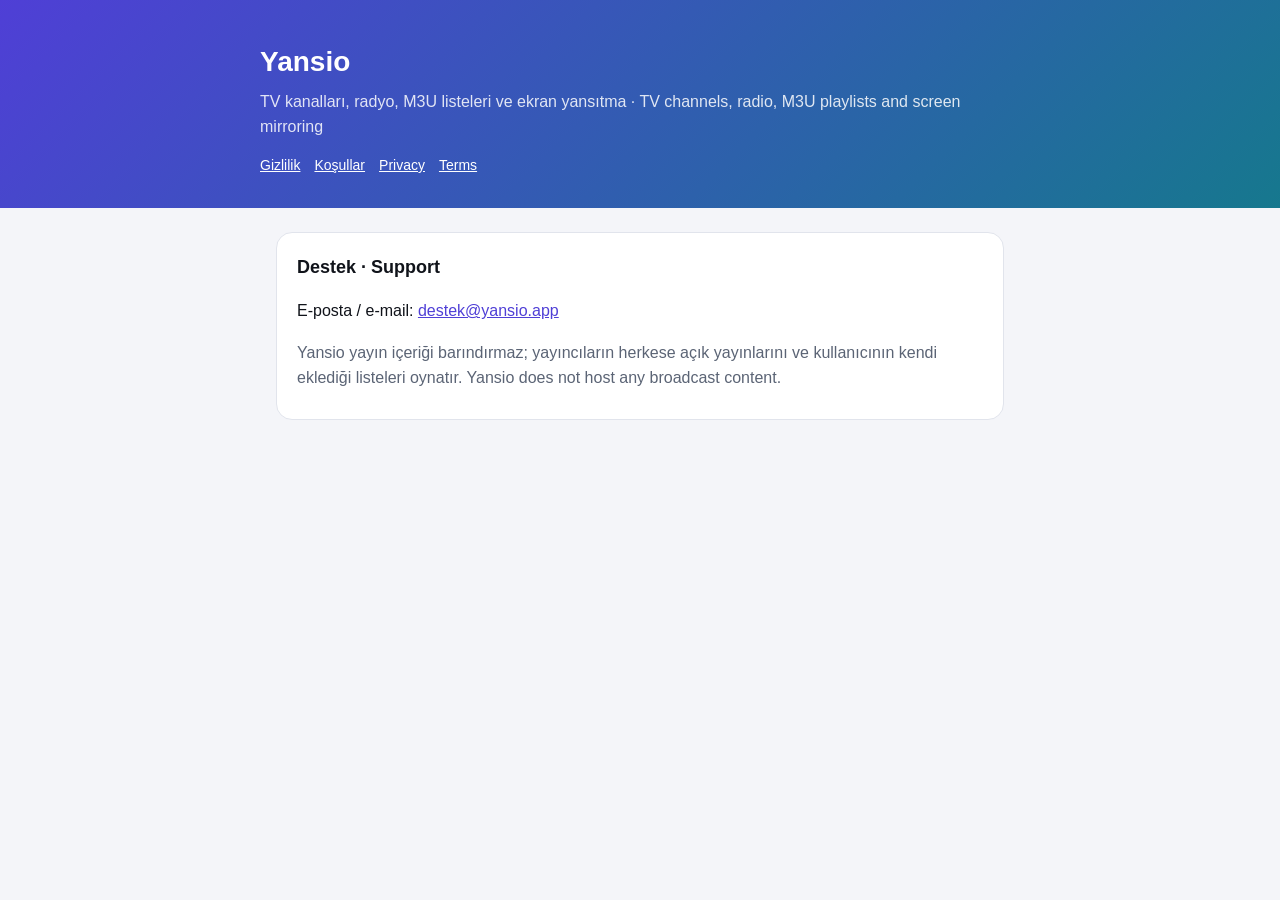
<file: index.html>
<!doctype html><html lang="tr"><head><meta charset="utf-8"><meta name="viewport" content="width=device-width,initial-scale=1"><title>Yansio</title><link rel="stylesheet" href="style.css"><link rel="icon" type="image/png" href="favicon.png"><link rel="apple-touch-icon" href="apple-touch-icon.png"></head>
<body><header><div class="w"><h1>Yansio</h1><p>TV kanalları, radyo, M3U listeleri ve ekran yansıtma · TV channels, radio, M3U playlists and screen mirroring</p>
<nav><a href="gizlilik.html">Gizlilik</a><a href="kosullar.html">Koşullar</a><a href="privacy.html">Privacy</a><a href="terms.html">Terms</a></nav></div></header>
<main><section><h2>Destek · Support</h2><p>E-posta / e-mail: <a href="mailto:destek@yansio.app">destek@yansio.app</a></p>
<p class="dim">Yansio yayın içeriği barındırmaz; yayıncıların herkese açık yayınlarını ve kullanıcının kendi eklediği listeleri oynatır. Yansio does not host any broadcast content.</p></section></main></body></html>
</file>
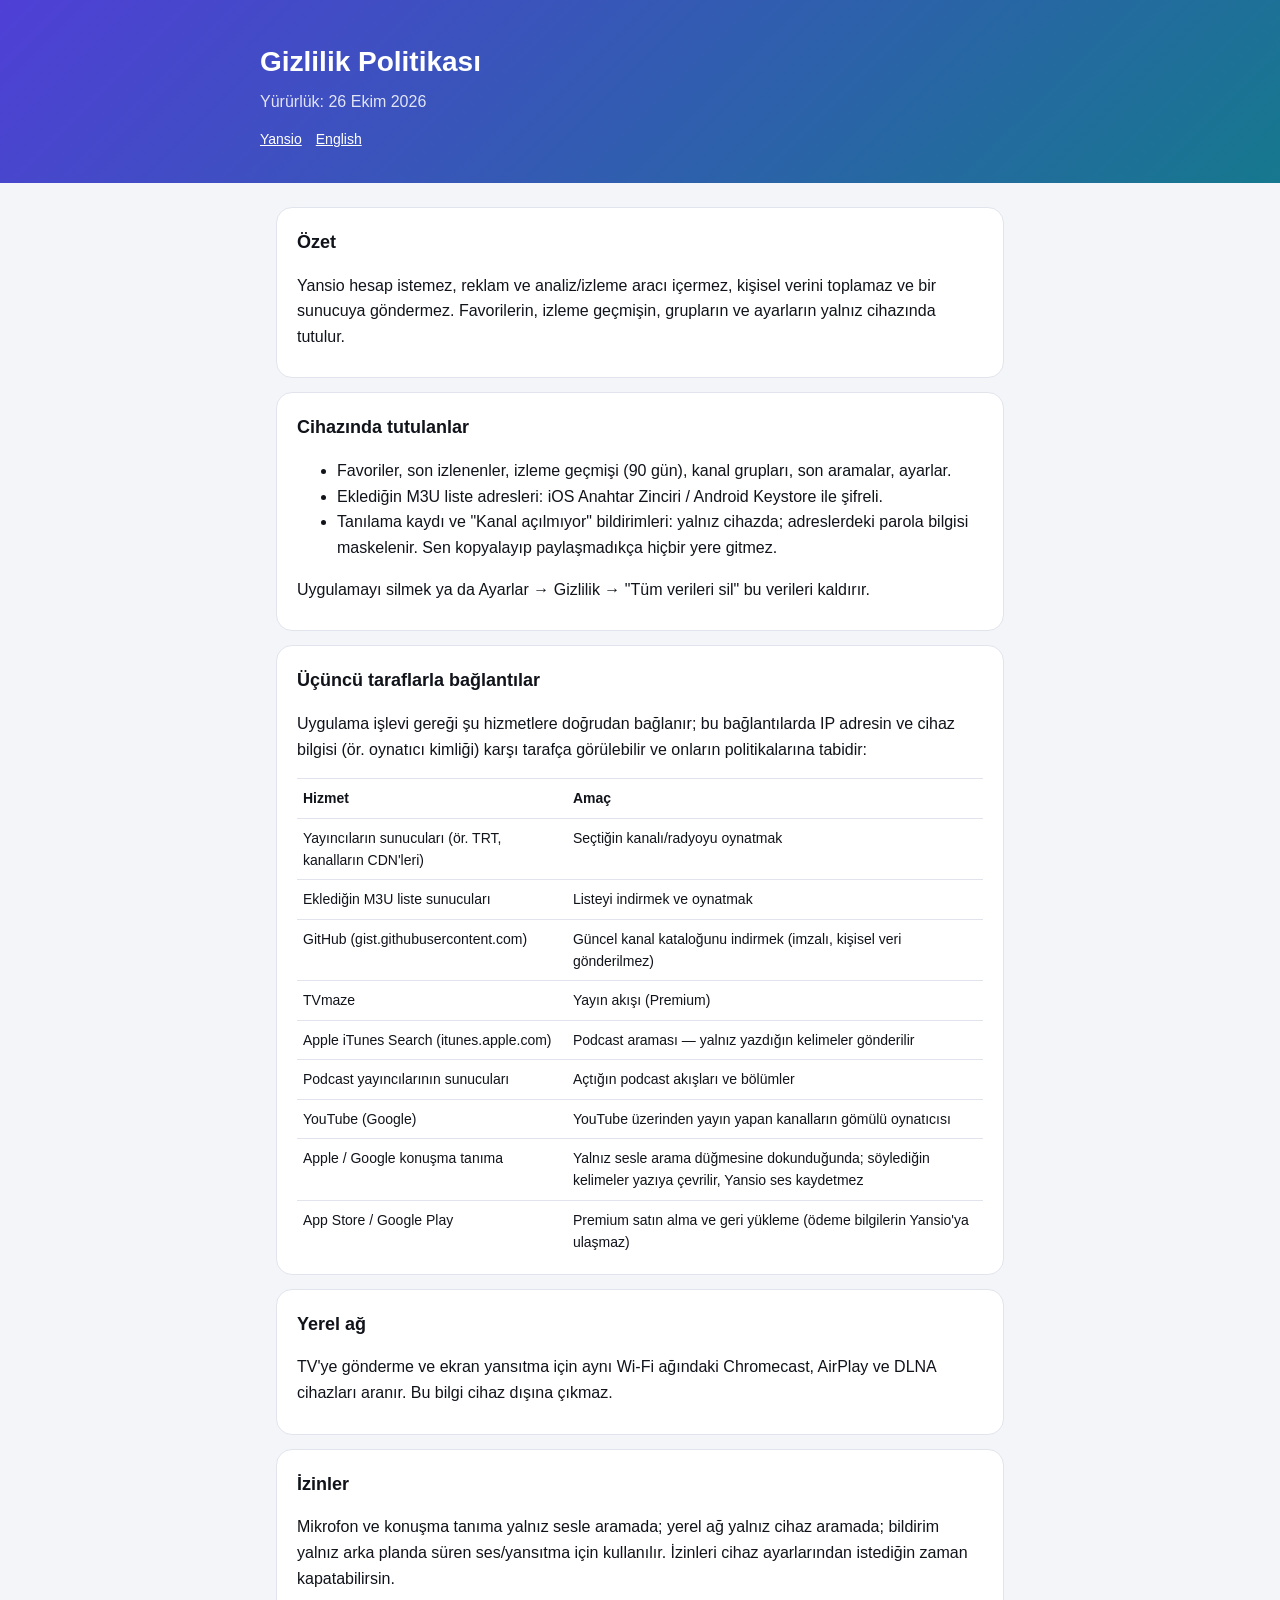
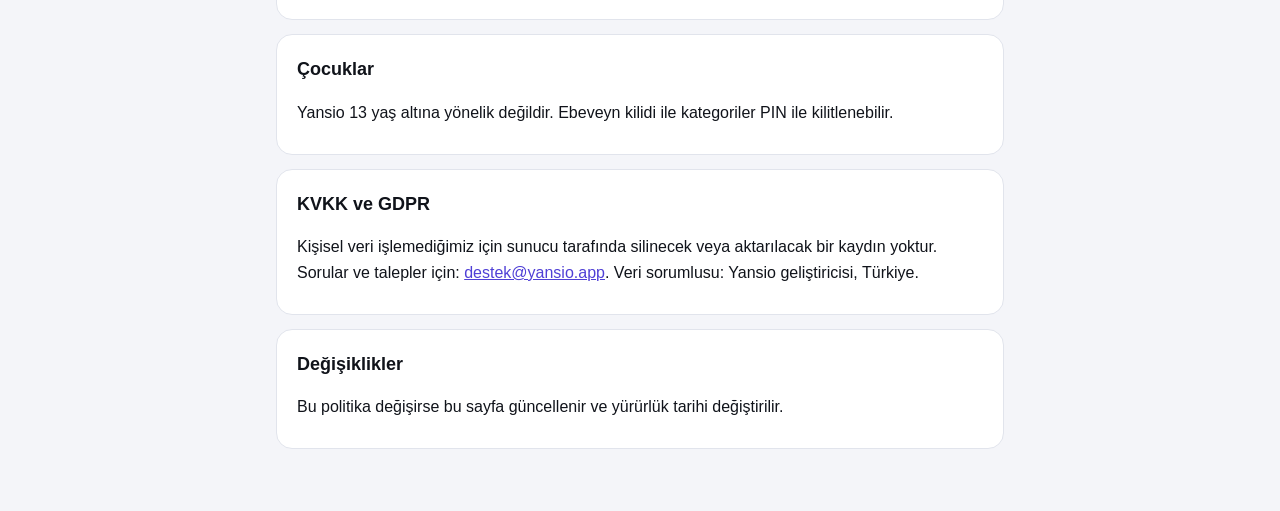
<file: gizlilik.html>
<!doctype html><html lang="tr"><head><meta charset="utf-8"><meta name="viewport" content="width=device-width,initial-scale=1"><title>Gizlilik Politikası · Yansio</title><link rel="stylesheet" href="style.css"><link rel="icon" type="image/png" href="favicon.png"><link rel="apple-touch-icon" href="apple-touch-icon.png"></head>
<body><header><div class="w"><h1>Gizlilik Politikası</h1><p>Yürürlük: 26 Ekim 2026</p><nav><a href="index.html">Yansio</a><a href="privacy.html">English</a></nav></div></header><main>
<section><h2>Özet</h2><p>Yansio hesap istemez, reklam ve analiz/izleme aracı içermez, kişisel verini toplamaz ve bir sunucuya göndermez. Favorilerin, izleme geçmişin, grupların ve ayarların yalnız cihazında tutulur.</p></section>
<section><h2>Cihazında tutulanlar</h2><ul><li>Favoriler, son izlenenler, izleme geçmişi (90 gün), kanal grupları, son aramalar, ayarlar.</li><li>Eklediğin M3U liste adresleri: iOS Anahtar Zinciri / Android Keystore ile şifreli.</li><li>Tanılama kaydı ve "Kanal açılmıyor" bildirimleri: yalnız cihazda; adreslerdeki parola bilgisi maskelenir. Sen kopyalayıp paylaşmadıkça hiçbir yere gitmez.</li></ul><p>Uygulamayı silmek ya da Ayarlar → Gizlilik → "Tüm verileri sil" bu verileri kaldırır.</p></section>
<section><h2>Üçüncü taraflarla bağlantılar</h2><p>Uygulama işlevi gereği şu hizmetlere doğrudan bağlanır; bu bağlantılarda IP adresin ve cihaz bilgisi (ör. oynatıcı kimliği) karşı tarafça görülebilir ve onların politikalarına tabidir:</p><table><tr><th>Hizmet</th><th>Amaç</th></tr><tr><td>Yayıncıların sunucuları (ör. TRT, kanalların CDN'leri)</td><td>Seçtiğin kanalı/radyoyu oynatmak</td></tr><tr><td>Eklediğin M3U liste sunucuları</td><td>Listeyi indirmek ve oynatmak</td></tr><tr><td>GitHub (gist.githubusercontent.com)</td><td>Güncel kanal kataloğunu indirmek (imzalı, kişisel veri gönderilmez)</td></tr><tr><td>TVmaze</td><td>Yayın akışı (Premium)</td></tr><tr><td>Apple iTunes Search (itunes.apple.com)</td><td>Podcast araması — yalnız yazdığın kelimeler gönderilir</td></tr><tr><td>Podcast yayıncılarının sunucuları</td><td>Açtığın podcast akışları ve bölümler</td></tr><tr><td>YouTube (Google)</td><td>YouTube üzerinden yayın yapan kanalların gömülü oynatıcısı</td></tr><tr><td>Apple / Google konuşma tanıma</td><td>Yalnız sesle arama düğmesine dokunduğunda; söylediğin kelimeler yazıya çevrilir, Yansio ses kaydetmez</td></tr><tr><td>App Store / Google Play</td><td>Premium satın alma ve geri yükleme (ödeme bilgilerin Yansio'ya ulaşmaz)</td></tr></table></section>
<section><h2>Yerel ağ</h2><p>TV'ye gönderme ve ekran yansıtma için aynı Wi-Fi ağındaki Chromecast, AirPlay ve DLNA cihazları aranır. Bu bilgi cihaz dışına çıkmaz.</p></section>
<section><h2>İzinler</h2><p>Mikrofon ve konuşma tanıma yalnız sesle aramada; yerel ağ yalnız cihaz aramada; bildirim yalnız arka planda süren ses/yansıtma için kullanılır. İzinleri cihaz ayarlarından istediğin zaman kapatabilirsin.</p></section>
<section><h2>Çocuklar</h2><p>Yansio 13 yaş altına yönelik değildir. Ebeveyn kilidi ile kategoriler PIN ile kilitlenebilir.</p></section>
<section><h2>KVKK ve GDPR</h2><p>Kişisel veri işlemediğimiz için sunucu tarafında silinecek veya aktarılacak bir kaydın yoktur. Sorular ve talepler için: <a href="mailto:destek@yansio.app">destek@yansio.app</a>. Veri sorumlusu: Yansio geliştiricisi, Türkiye.</p></section>
<section><h2>Değişiklikler</h2><p>Bu politika değişirse bu sayfa güncellenir ve yürürlük tarihi değiştirilir.</p></section>
</main></body></html>
</file>
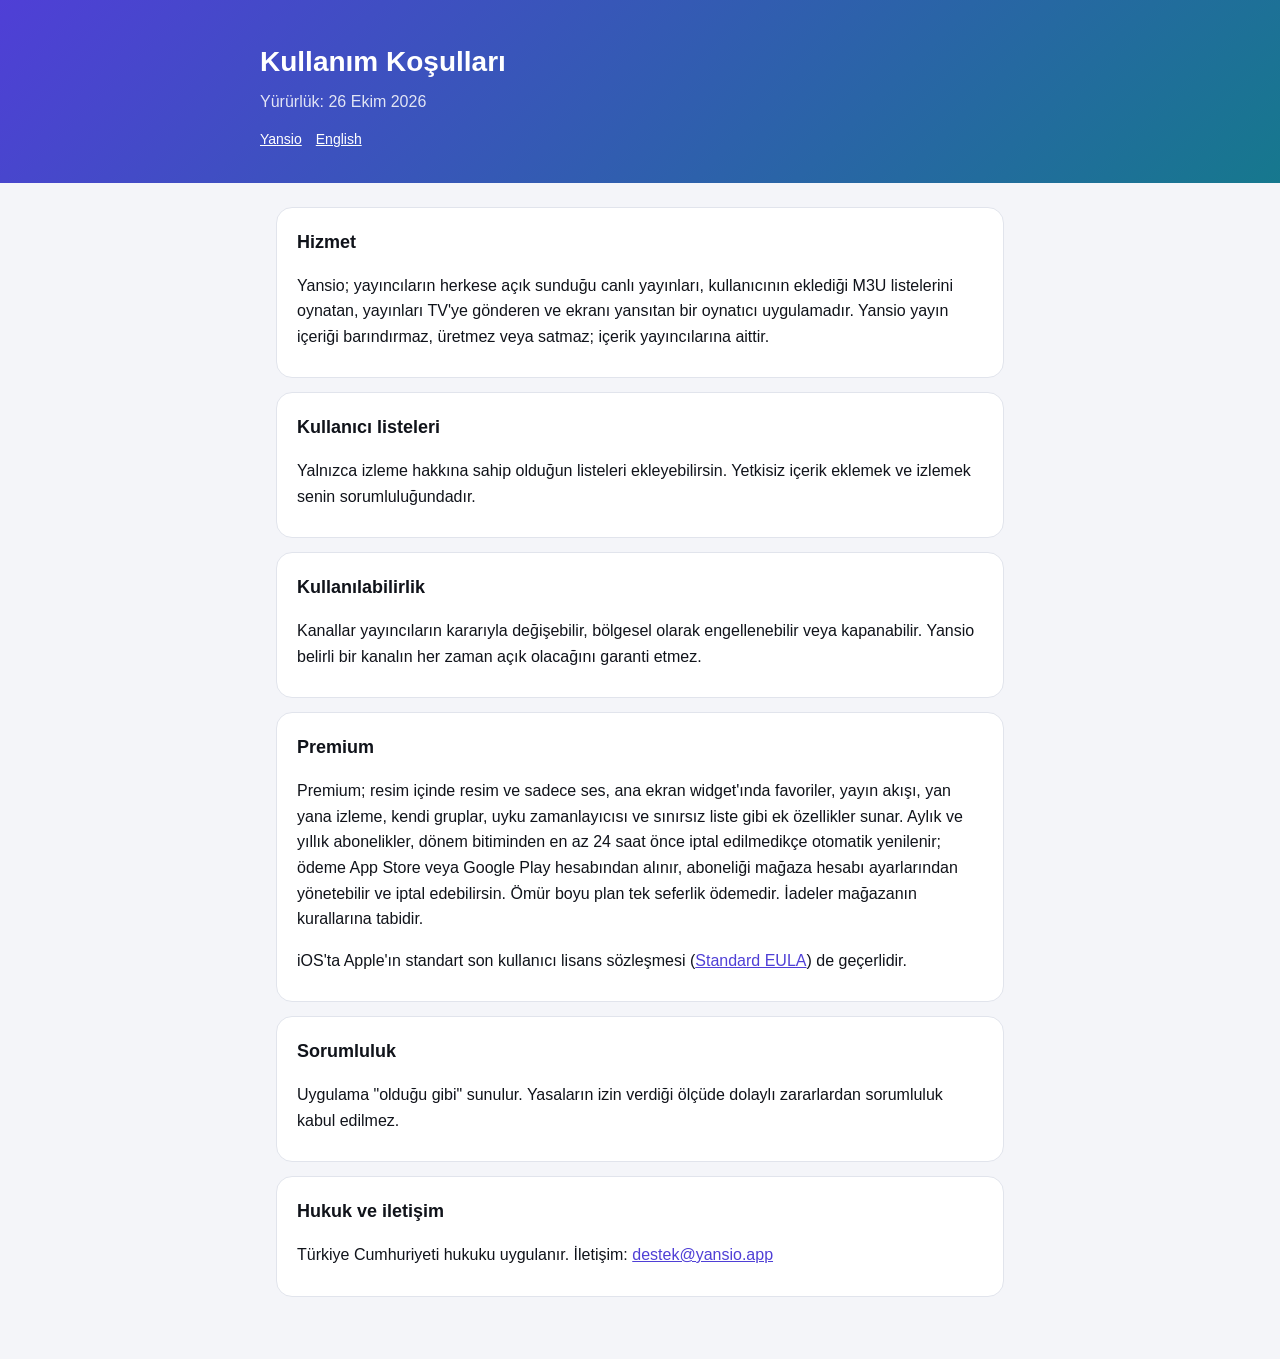
<file: kosullar.html>
<!doctype html><html lang="tr"><head><meta charset="utf-8"><meta name="viewport" content="width=device-width,initial-scale=1"><title>Kullanım Koşulları · Yansio</title><link rel="stylesheet" href="style.css"><link rel="icon" type="image/png" href="favicon.png"><link rel="apple-touch-icon" href="apple-touch-icon.png"></head>
<body><header><div class="w"><h1>Kullanım Koşulları</h1><p>Yürürlük: 26 Ekim 2026</p><nav><a href="index.html">Yansio</a><a href="privacy.html">English</a></nav></div></header><main>
<section><h2>Hizmet</h2><p>Yansio; yayıncıların herkese açık sunduğu canlı yayınları, kullanıcının eklediği M3U listelerini oynatan, yayınları TV'ye gönderen ve ekranı yansıtan bir oynatıcı uygulamadır. Yansio yayın içeriği barındırmaz, üretmez veya satmaz; içerik yayıncılarına aittir.</p></section>
<section><h2>Kullanıcı listeleri</h2><p>Yalnızca izleme hakkına sahip olduğun listeleri ekleyebilirsin. Yetkisiz içerik eklemek ve izlemek senin sorumluluğundadır.</p></section>
<section><h2>Kullanılabilirlik</h2><p>Kanallar yayıncıların kararıyla değişebilir, bölgesel olarak engellenebilir veya kapanabilir. Yansio belirli bir kanalın her zaman açık olacağını garanti etmez.</p></section>
<section><h2>Premium</h2><p>Premium; resim içinde resim ve sadece ses, ana ekran widget'ında favoriler, yayın akışı, yan yana izleme, kendi gruplar, uyku zamanlayıcısı ve sınırsız liste gibi ek özellikler sunar. Aylık ve yıllık abonelikler, dönem bitiminden en az 24 saat önce iptal edilmedikçe otomatik yenilenir; ödeme App Store veya Google Play hesabından alınır, aboneliği mağaza hesabı ayarlarından yönetebilir ve iptal edebilirsin. Ömür boyu plan tek seferlik ödemedir. İadeler mağazanın kurallarına tabidir.</p><p>iOS'ta Apple'ın standart son kullanıcı lisans sözleşmesi (<a href="https://www.apple.com/legal/internet-services/itunes/dev/stdeula/">Standard EULA</a>) de geçerlidir.</p></section>
<section><h2>Sorumluluk</h2><p>Uygulama "olduğu gibi" sunulur. Yasaların izin verdiği ölçüde dolaylı zararlardan sorumluluk kabul edilmez.</p></section>
<section><h2>Hukuk ve iletişim</h2><p>Türkiye Cumhuriyeti hukuku uygulanır. İletişim: <a href="mailto:destek@yansio.app">destek@yansio.app</a></p></section>
</main></body></html>
</file>
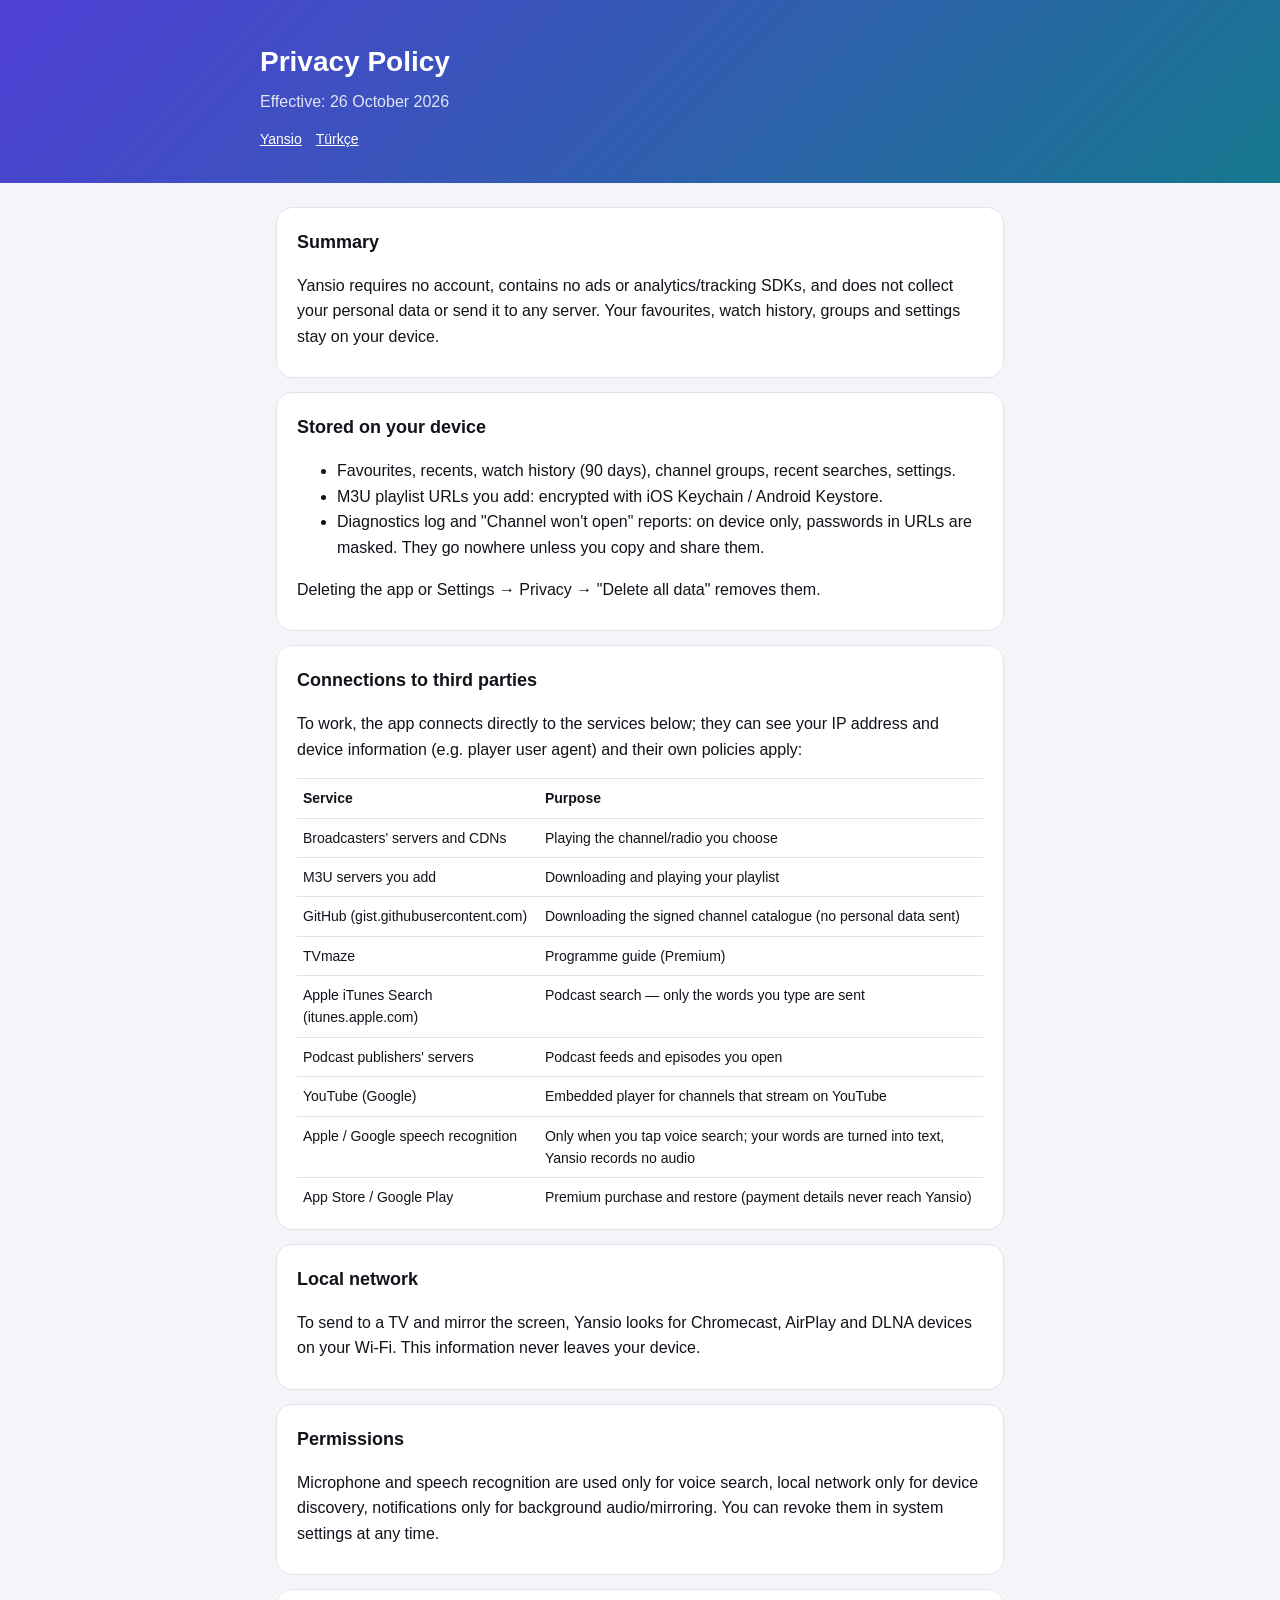
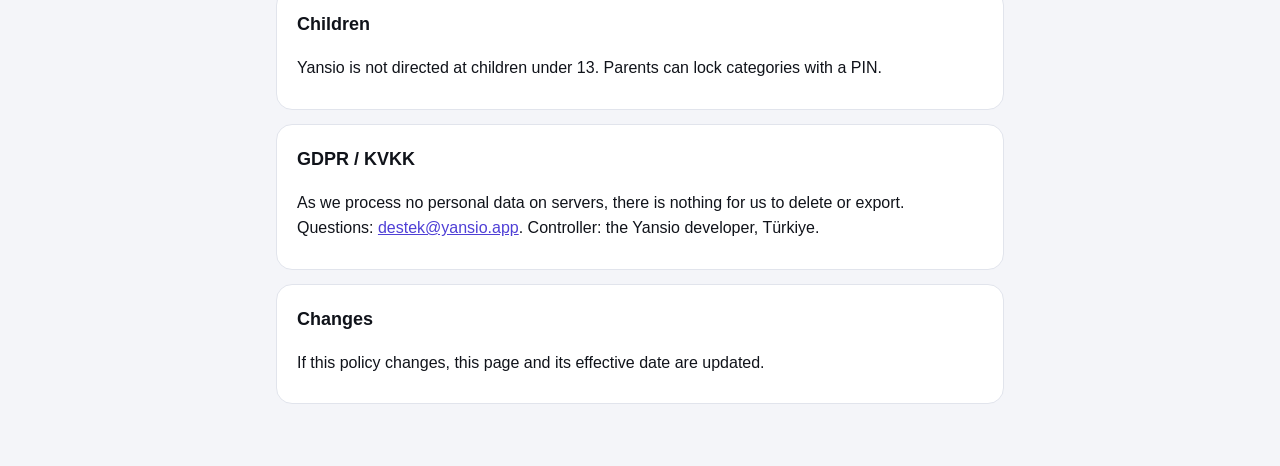
<file: privacy.html>
<!doctype html><html lang="en"><head><meta charset="utf-8"><meta name="viewport" content="width=device-width,initial-scale=1"><title>Privacy Policy · Yansio</title><link rel="stylesheet" href="style.css"><link rel="icon" type="image/png" href="favicon.png"><link rel="apple-touch-icon" href="apple-touch-icon.png"></head>
<body><header><div class="w"><h1>Privacy Policy</h1><p>Effective: 26 October 2026</p><nav><a href="index.html">Yansio</a><a href="gizlilik.html">Türkçe</a></nav></div></header><main>
<section><h2>Summary</h2><p>Yansio requires no account, contains no ads or analytics/tracking SDKs, and does not collect your personal data or send it to any server. Your favourites, watch history, groups and settings stay on your device.</p></section>
<section><h2>Stored on your device</h2><ul><li>Favourites, recents, watch history (90 days), channel groups, recent searches, settings.</li><li>M3U playlist URLs you add: encrypted with iOS Keychain / Android Keystore.</li><li>Diagnostics log and "Channel won't open" reports: on device only, passwords in URLs are masked. They go nowhere unless you copy and share them.</li></ul><p>Deleting the app or Settings → Privacy → "Delete all data" removes them.</p></section>
<section><h2>Connections to third parties</h2><p>To work, the app connects directly to the services below; they can see your IP address and device information (e.g. player user agent) and their own policies apply:</p><table><tr><th>Service</th><th>Purpose</th></tr><tr><td>Broadcasters' servers and CDNs</td><td>Playing the channel/radio you choose</td></tr><tr><td>M3U servers you add</td><td>Downloading and playing your playlist</td></tr><tr><td>GitHub (gist.githubusercontent.com)</td><td>Downloading the signed channel catalogue (no personal data sent)</td></tr><tr><td>TVmaze</td><td>Programme guide (Premium)</td></tr><tr><td>Apple iTunes Search (itunes.apple.com)</td><td>Podcast search — only the words you type are sent</td></tr><tr><td>Podcast publishers' servers</td><td>Podcast feeds and episodes you open</td></tr><tr><td>YouTube (Google)</td><td>Embedded player for channels that stream on YouTube</td></tr><tr><td>Apple / Google speech recognition</td><td>Only when you tap voice search; your words are turned into text, Yansio records no audio</td></tr><tr><td>App Store / Google Play</td><td>Premium purchase and restore (payment details never reach Yansio)</td></tr></table></section>
<section><h2>Local network</h2><p>To send to a TV and mirror the screen, Yansio looks for Chromecast, AirPlay and DLNA devices on your Wi-Fi. This information never leaves your device.</p></section>
<section><h2>Permissions</h2><p>Microphone and speech recognition are used only for voice search, local network only for device discovery, notifications only for background audio/mirroring. You can revoke them in system settings at any time.</p></section>
<section><h2>Children</h2><p>Yansio is not directed at children under 13. Parents can lock categories with a PIN.</p></section>
<section><h2>GDPR / KVKK</h2><p>As we process no personal data on servers, there is nothing for us to delete or export. Questions: <a href="mailto:destek@yansio.app">destek@yansio.app</a>. Controller: the Yansio developer, Türkiye.</p></section>
<section><h2>Changes</h2><p>If this policy changes, this page and its effective date are updated.</p></section>
</main></body></html>
</file>
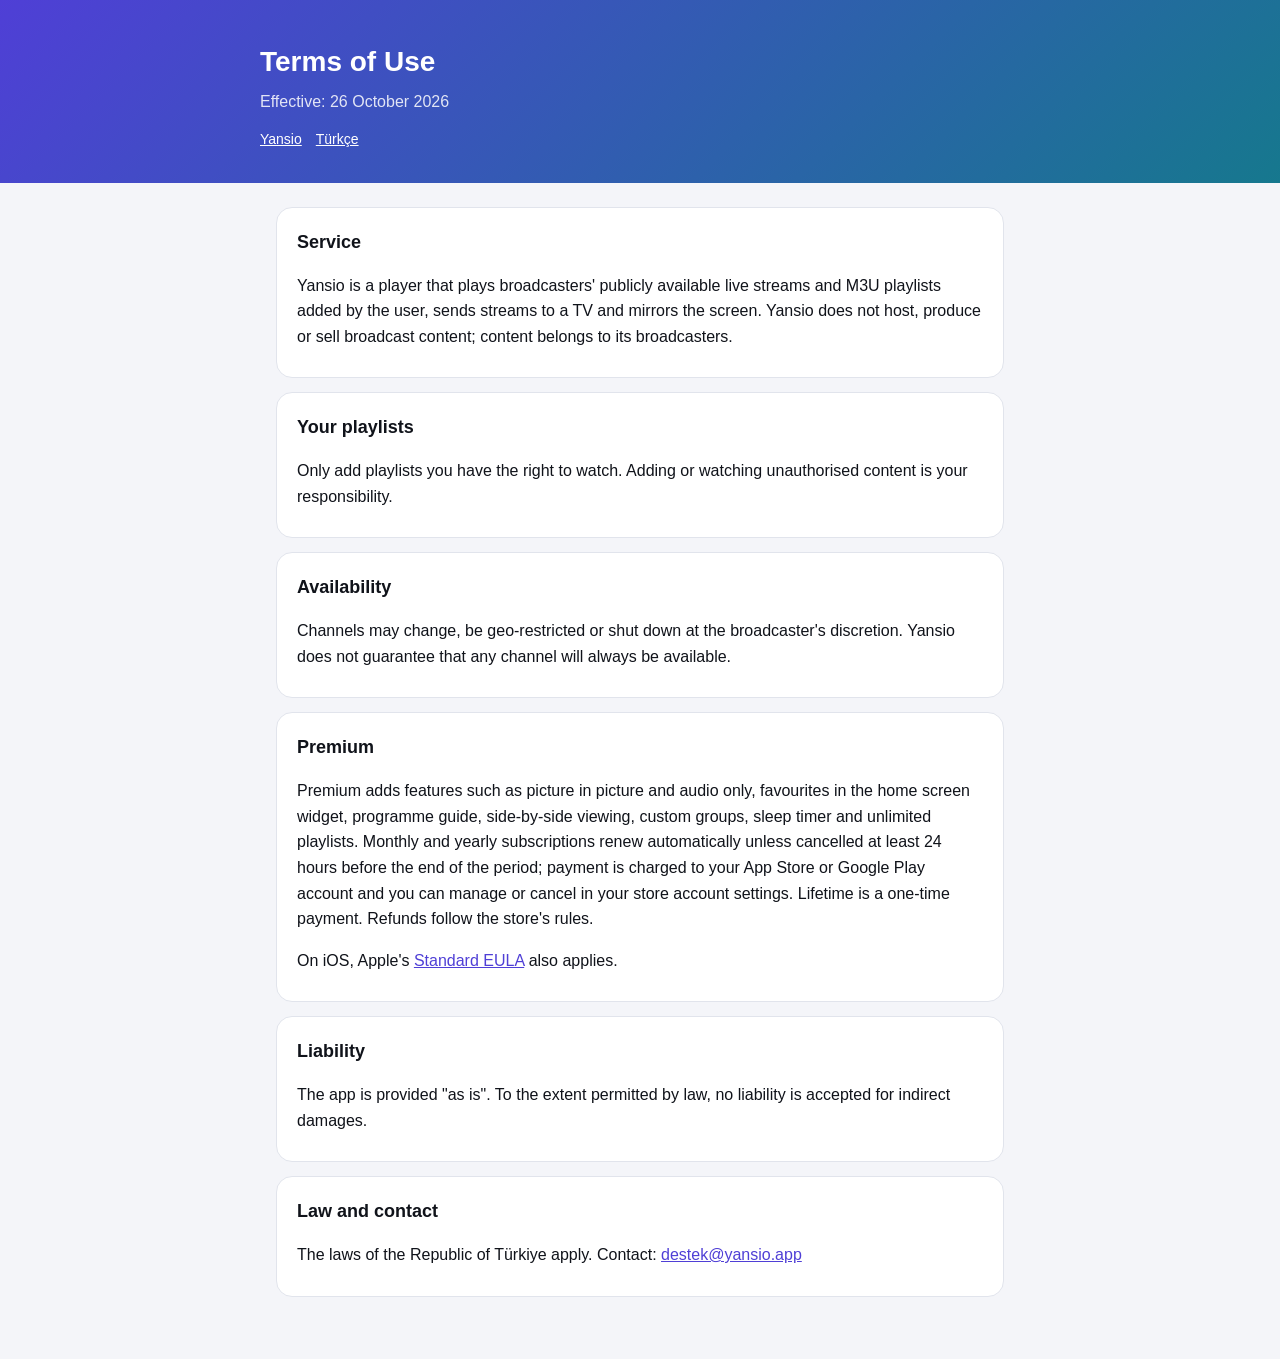
<file: terms.html>
<!doctype html><html lang="en"><head><meta charset="utf-8"><meta name="viewport" content="width=device-width,initial-scale=1"><title>Terms of Use · Yansio</title><link rel="stylesheet" href="style.css"><link rel="icon" type="image/png" href="favicon.png"><link rel="apple-touch-icon" href="apple-touch-icon.png"></head>
<body><header><div class="w"><h1>Terms of Use</h1><p>Effective: 26 October 2026</p><nav><a href="index.html">Yansio</a><a href="gizlilik.html">Türkçe</a></nav></div></header><main>
<section><h2>Service</h2><p>Yansio is a player that plays broadcasters' publicly available live streams and M3U playlists added by the user, sends streams to a TV and mirrors the screen. Yansio does not host, produce or sell broadcast content; content belongs to its broadcasters.</p></section>
<section><h2>Your playlists</h2><p>Only add playlists you have the right to watch. Adding or watching unauthorised content is your responsibility.</p></section>
<section><h2>Availability</h2><p>Channels may change, be geo-restricted or shut down at the broadcaster's discretion. Yansio does not guarantee that any channel will always be available.</p></section>
<section><h2>Premium</h2><p>Premium adds features such as picture in picture and audio only, favourites in the home screen widget, programme guide, side-by-side viewing, custom groups, sleep timer and unlimited playlists. Monthly and yearly subscriptions renew automatically unless cancelled at least 24 hours before the end of the period; payment is charged to your App Store or Google Play account and you can manage or cancel in your store account settings. Lifetime is a one-time payment. Refunds follow the store's rules.</p><p>On iOS, Apple's <a href="https://www.apple.com/legal/internet-services/itunes/dev/stdeula/">Standard EULA</a> also applies.</p></section>
<section><h2>Liability</h2><p>The app is provided "as is". To the extent permitted by law, no liability is accepted for indirect damages.</p></section>
<section><h2>Law and contact</h2><p>The laws of the Republic of Türkiye apply. Contact: <a href="mailto:destek@yansio.app">destek@yansio.app</a></p></section>
</main></body></html>
</file>
<file: style.css>
:root{--bg:#f4f5f9;--card:#fff;--text:#10131a;--dim:#5b6475;--line:#e1e4ec;--accent:#4f3fd6}
@media (prefers-color-scheme:dark){:root{--bg:#06080d;--card:#0f131b;--text:#f3f5f9;--dim:#a0a8ba;--line:#232a38;--accent:#9d90ff}}
*{box-sizing:border-box}body{margin:0;background:var(--bg);color:var(--text);font:16px/1.6 -apple-system,BlinkMacSystemFont,"Segoe UI",Inter,Roboto,sans-serif}
header{background:linear-gradient(135deg,#4f3fd6,#16788e);color:#fff;padding:40px 16px 32px}
header .w,main{max-width:760px;margin:0 auto}header h1{margin:0 0 4px;font-size:28px}header p{margin:0;opacity:.85}
main{padding:24px 16px 48px}section{background:var(--card);border:1px solid var(--line);border-radius:16px;padding:4px 20px 12px;margin:0 0 14px}
h2{font-size:18px;margin:16px 0 6px}a{color:var(--accent)}small,.dim{color:var(--dim)}nav{margin:14px 0 0;font-size:14px}nav a{color:#fff;margin-right:14px}
table{border-collapse:collapse;width:100%;font-size:14px}td,th{border-top:1px solid var(--line);padding:8px 6px;text-align:left;vertical-align:top}
</file>
